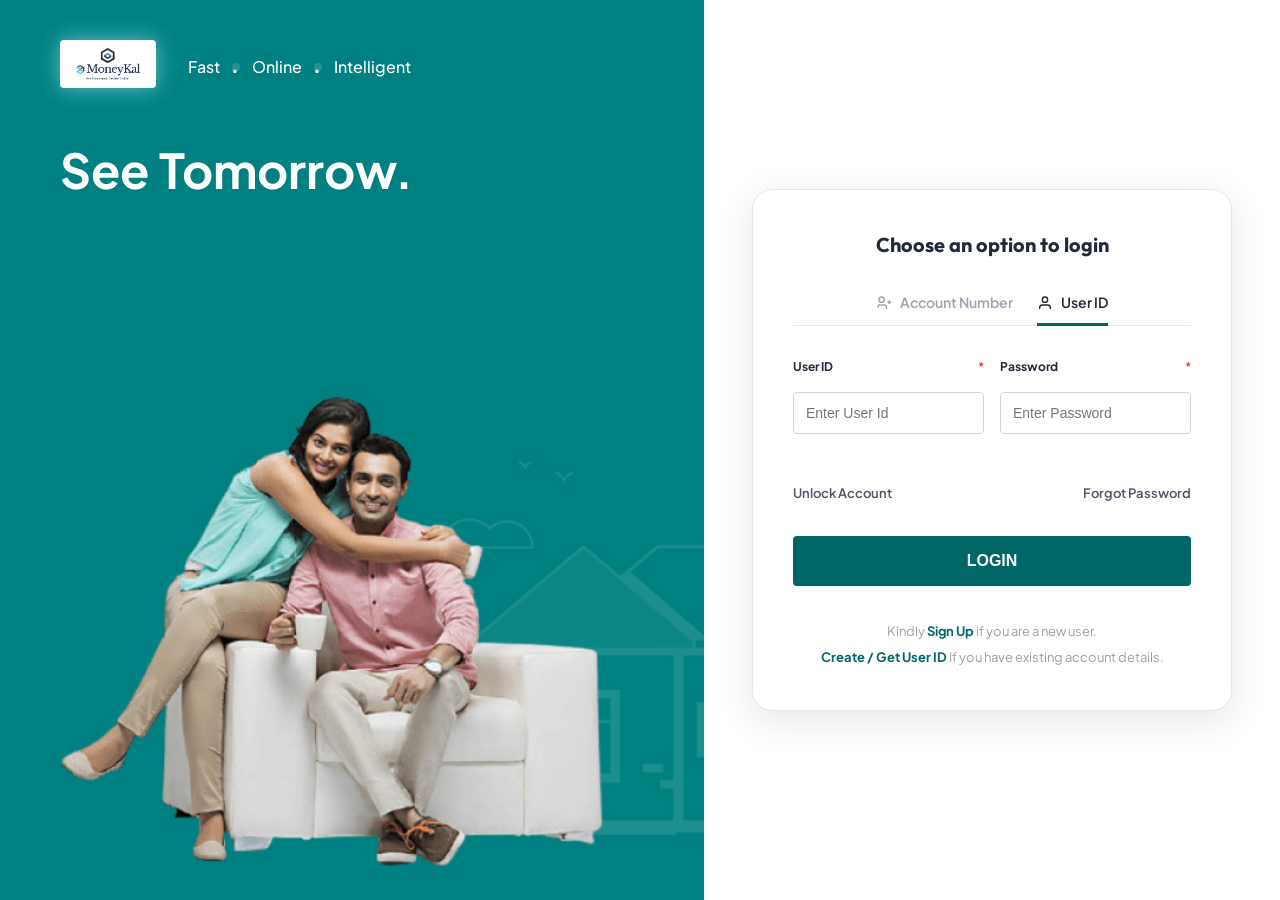
<file: twin-app/login.html>
<!DOCTYPE html>
<html lang="en">
<head>
  <meta charset="UTF-8">
  <meta name="viewport" content="width=device-width, initial-scale=1.0">
  <title>Log In - MoneyKal</title>
  <link rel="preconnect" href="https://fonts.googleapis.com">
  <link rel="preconnect" href="https://fonts.gstatic.com" crossorigin>
  <link href="https://fonts.googleapis.com/css2?family=IBM+Plex+Mono:wght@400;500&family=Plus+Jakarta+Sans:wght@400;500;600;700&family=Outfit:wght@400;500;600;700&family=Newsreader:ital,wght@0,400;0,500;1,400&family=Merriweather:wght@400;700;900&display=swap" rel="stylesheet">
  <link rel="stylesheet" href="css/styles.css">
  <link rel="stylesheet" href="css/login.css">
  <script>
    // Redirect if already logged in
    const sess = JSON.parse(localStorage.getItem('twin_session') || '{}');
    if (sess.token) {
      if (sess.profileKey) {
          window.location.href = '/dashboard.html';
      } else {
          window.location.href = '/register.html?resume=true';
      }
    }
  </script>
</head>
<body class="auth-page">

  <div class="hdfc-layout">
    
    <!-- Left Background & Branding -->
    <div class="brand-panel">
      
      <div class="brand-header">
        <a href="/" class="brand-logo-link">
          <img src="logo.png" alt="MoneyKal Logo" class="brand-logo-auth" />
        </a>
        <div class="brand-tags">
          <span>Fast</span>
          <span class="dot">&bull;</span>
          <span>Online</span>
          <span class="dot">&bull;</span>
          <span>Intelligent</span>
        </div>
      </div>

      <!-- Cinematic Text Reveal Container -->
      <div class="cinematic-text-container">
        <div class="cinematic-phrase active">
          <span class="word">See</span> <span class="word">Tomorrow.</span>
        </div>
        <div class="cinematic-phrase">
          <span class="word">Simulate</span> <span class="word">Decisions.</span>
        </div>
        <div class="cinematic-phrase">
          <span class="word">Understand</span> <span class="word">Possibilities.</span>
        </div>
        <div class="cinematic-phrase">
          <span class="word">Build</span> <span class="word">Your</span> <span class="word">Financial</span> <span class="word">Twin.</span>
        </div>
      </div>

      <img src="sticker.png" alt="MoneyKal Users" class="brand-hero-image" />
    </div>

    <!-- Right White Overlay Login Card -->
    <div class="login-panel-wrapper">
      <div class="login-card">
        
        <h2 class="login-title">Choose an option to login</h2>
        
        <!-- Tab Navigation (Visual only for now, default to User ID) -->
        <div class="login-tabs">
          <div class="tab">
            <svg viewBox="0 0 24 24" fill="none" stroke="currentColor" stroke-width="2" class="tab-icon"><path d="M16 21v-2a4 4 0 0 0-4-4H5c-1.1 0-2 .9-2 2v2"></path><circle cx="8.5" cy="7" r="4"></circle><line x1="20" y1="8" x2="20" y2="14"></line><line x1="23" y1="11" x2="17" y2="11"></line></svg>
            Account Number
          </div>
          <div class="tab active">
            <svg viewBox="0 0 24 24" fill="none" stroke="currentColor" stroke-width="2" class="tab-icon"><path d="M20 21v-2a4 4 0 0 0-4-4H8a4 4 0 0 0-4 4v2"></path><circle cx="12" cy="7" r="4"></circle></svg>
            User ID
          </div>
        </div>
        
        <div id="loginError" class="auth-error">Invalid credentials</div>
        
        <form id="loginForm">
          <div class="form-grid">
            <label class="field hdfc-field">
              <span>User ID<span class="req">*</span></span>
              <input type="text" id="authEmail" class="ob-input" placeholder="Enter User Id" required>
            </label>
            <label class="field hdfc-field">
              <span>Password<span class="req">*</span></span>
              <input type="password" id="authPassword" class="ob-input" placeholder="Enter Password" required>
            </label>
          </div>
          
          <div class="form-actions">
            <a href="#" class="action-link">Unlock Account</a>
            <a href="#" class="action-link">Forgot Password</a>
          </div>

          <button type="submit" class="btn-login-solid" id="btnLogin">LOGIN</button>
        </form>
        
        <div class="auth-footer-links">
          <p class="signup-text">Kindly <a href="/register.html" class="bold-link">Sign Up</a> if you are a new user.</p>
          <p class="get-id-text"><a href="/register.html" class="bold-link">Create / Get User ID</a> If you have existing account details.</p>
        </div>
        
      </div>
    </div>
    
  </div>

  <script src="js/auth.js"></script>
  <script src="js/login-bg.js"></script>
</body>
</html>
</file>
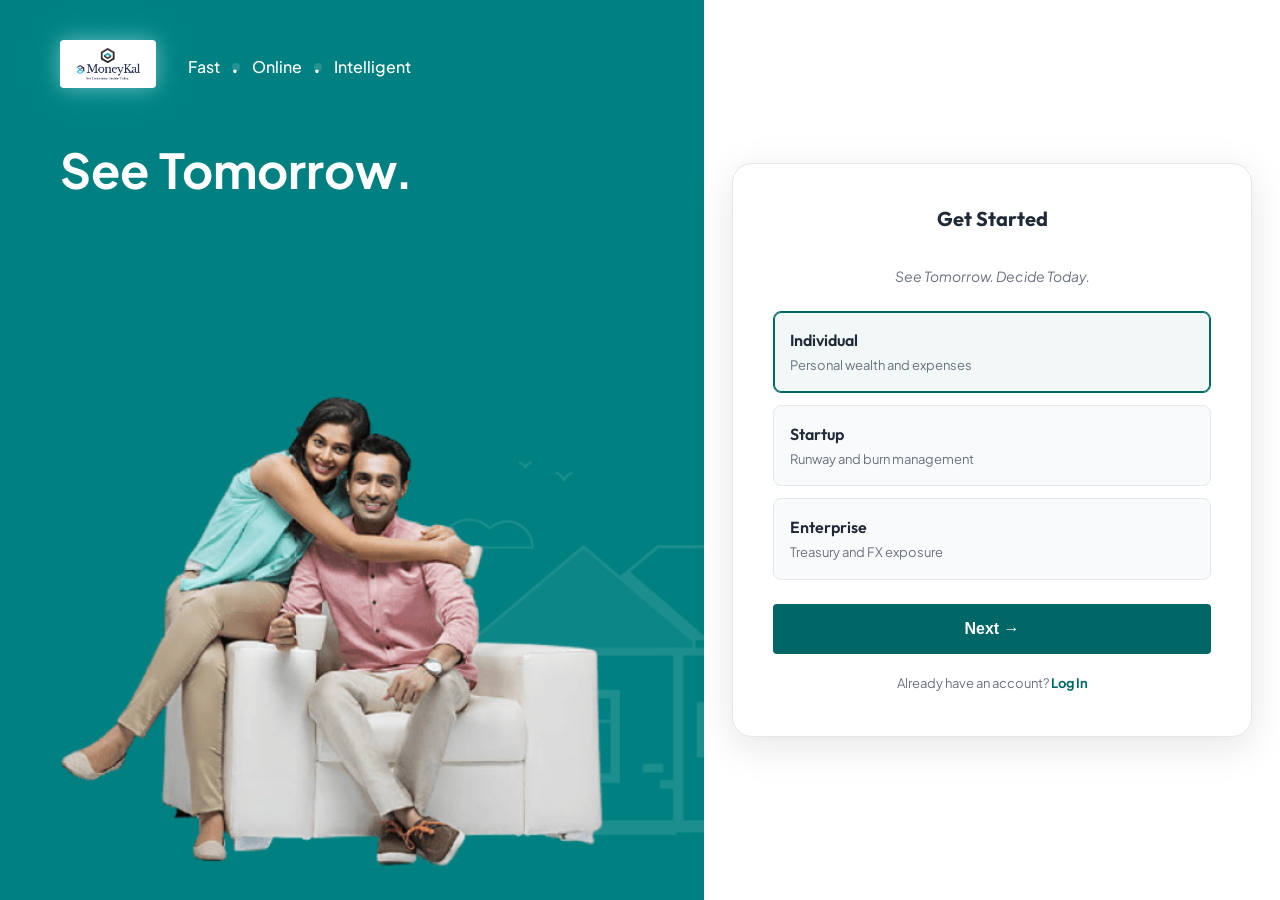
<file: twin-app/register.html>
<!DOCTYPE html>
<html lang="en">
<head>
  <meta charset="UTF-8">
  <meta name="viewport" content="width=device-width, initial-scale=1.0">
  <title>Get Started - MoneyKal</title>
  <link rel="preconnect" href="https://fonts.googleapis.com">
  <link rel="preconnect" href="https://fonts.gstatic.com" crossorigin>
  <link href="https://fonts.googleapis.com/css2?family=IBM+Plex+Mono:wght@400;500&family=Plus+Jakarta+Sans:wght@400;500;600;700&family=Outfit:wght@400;500;600;700&family=Newsreader:ital,wght@0,400;0,500;1,400&family=Merriweather:wght@400;700;900&display=swap" rel="stylesheet">
  <link rel="stylesheet" href="css/styles.css">
  <link rel="stylesheet" href="css/login.css">
  <script>
    (function() {
      const sess = JSON.parse(localStorage.getItem('twin_session') || '{}');
      const params = new URLSearchParams(window.location.search);
      if (sess.token && sess.profileKey && !params.has('resume') && !params.has('zoho')) {
          window.location.href = '/dashboard.html';
      }
    })();
  </script>
  <style>
    /* Registration specific overrides for the white card */
    .step-view { display: none; }
    .step-view.is-active { display: block; }
    
    .ob-options {
      display: grid;
      grid-template-columns: 1fr;
      gap: 12px;
      margin-bottom: 24px;
    }
    .ob-option {
      border: 1px solid #E5E7EB;
      padding: 16px;
      border-radius: 8px;
      cursor: pointer;
      transition: all 0.2s ease;
      background: #F9FAFB;
    }
    .ob-option:hover {
      border-color: #008080;
      background: #FFFFFF;
    }
    .ob-option.is-selected {
      border-color: #006666;
      background: rgba(0, 102, 102, 0.05);
      box-shadow: inset 0 0 0 1px #006666;
    }
    .ob-option h4 {
      margin: 0 0 4px 0;
      color: #1F2937;
      font-weight: 600;
    }
    .ob-option p {
      margin: 0;
      font-size: 13px;
      color: #6B7280;
    }
    .field-row {
      display: grid;
      grid-template-columns: 1fr 1fr;
      gap: 16px;
      margin-bottom: 16px;
    }
    .register-subtitle {
      text-align: center;
      color: #6B7280;
      margin-bottom: 24px;
      font-size: 14px;
      font-style: italic;
    }
    /* Simple button outline */
    .btn-outline {
      background: transparent;
      color: #4B5563;
      border: 1px solid #D1D5DB;
      border-radius: 4px;
      padding: 12px 16px;
      font-size: 14px;
      font-weight: 600;
      width: 100%;
      cursor: pointer;
      transition: all 0.2s;
    }
    .btn-outline:hover {
      background: #F3F4F6;
    }
    
    /* Make login card a bit wider for register forms */
    .register-card {
      max-width: 520px;
    }
  </style>
</head>
<body class="auth-page">

  <div class="hdfc-layout">
    
    <!-- Left Background & Branding -->
    <div class="brand-panel">
      
      <div class="brand-header">
        <a href="/" class="brand-logo-link">
          <img src="logo.png" alt="MoneyKal Logo" class="brand-logo-auth" />
        </a>
        <div class="brand-tags">
          <span>Fast</span>
          <span class="dot">&bull;</span>
          <span>Online</span>
          <span class="dot">&bull;</span>
          <span>Intelligent</span>
        </div>
      </div>

      <!-- Cinematic Text Reveal Container -->
      <div class="cinematic-text-container">
        <div class="cinematic-phrase active">
          <span class="word">See</span> <span class="word">Tomorrow.</span>
        </div>
        <div class="cinematic-phrase">
          <span class="word">Simulate</span> <span class="word">Decisions.</span>
        </div>
        <div class="cinematic-phrase">
          <span class="word">Understand</span> <span class="word">Possibilities.</span>
        </div>
        <div class="cinematic-phrase">
          <span class="word">Build</span> <span class="word">Your</span> <span class="word">Financial</span> <span class="word">Twin.</span>
        </div>
      </div>

      <img src="sticker.png" alt="MoneyKal Users" class="brand-hero-image" />
    </div>

    <!-- Right White Overlay Registration Card -->
    <div class="login-panel-wrapper">
      <div class="login-card register-card">
        
        <h2 class="login-title">Get Started</h2>
        <div class="register-subtitle" id="stepSubtitle">See Tomorrow. Decide Today.</div>
        
        <div id="regError" class="auth-error">An error occurred</div>

        <!-- STEP 1: ACCOUNT TYPE -->
        <div class="step-view is-active" id="step1">
          <div class="ob-options" id="typeOptions">
            <div class="ob-option is-selected" data-type="individual">
              <div>
                <h4>Individual</h4>
                <p>Personal wealth and expenses</p>
              </div>
            </div>
            <div class="ob-option" data-type="startup">
              <div>
                <h4>Startup</h4>
                <p>Runway and burn management</p>
              </div>
            </div>
            <div class="ob-option" data-type="enterprise">
              <div>
                <h4>Enterprise</h4>
                <p>Treasury and FX exposure</p>
              </div>
            </div>
          </div>
          <button class="btn-login-solid" id="btnNext1" style="margin-bottom:16px;">Next &rarr;</button>
          <div class="auth-footer-links">
            Already have an account? <a href="/login.html" class="bold-link">Log In</a>
          </div>
        </div>

        <!-- STEP 2: ACCOUNT DETAILS -->
        <div class="step-view" id="step2">
          <form id="accountForm">
            <div class="hdfc-field" style="margin-bottom: 16px;">
              <span>Full Name<span class="req">*</span></span>
              <input type="text" id="regName" class="ob-input" placeholder="Enter Full Name" required>
            </div>
            <div class="hdfc-field" style="margin-bottom: 16px;">
              <span>Email Address<span class="req">*</span></span>
              <input type="email" id="regEmail" class="ob-input" placeholder="Enter Email" required>
            </div>
            <div class="hdfc-field" style="margin-bottom: 24px;">
              <span>Password<span class="req">*</span></span>
              <input type="password" id="regPassword" class="ob-input" placeholder="Create Password" required>
            </div>
            <button type="submit" class="btn-login-solid" id="btnCreateAccount" style="margin-bottom: 12px;">Create Account & Continue</button>
            <button type="button" class="btn-outline" onclick="setStep(1)">Back</button>
          </form>
        </div>

        <!-- STEP 3: INDIVIDUAL PROFILE -->
        <div class="step-view" id="step3-individual">
          <h3 style="margin-bottom:16px; font-size: 16px; color: #1F2937;">Personal Financial Details</h3>
          <form id="individualForm">
            <div class="field-row">
              <label class="hdfc-field"><span>Monthly Salary (₹)<span class="req">*</span></span><input type="number" id="indIncome" class="ob-input" required min="0"></label>
              <label class="hdfc-field"><span>Total Savings (₹)<span class="req">*</span></span><input type="number" id="indSavings" class="ob-input" required min="0"></label>
            </div>
            <div class="field-row">
              <label class="hdfc-field"><span>Monthly Expenses (₹)<span class="req">*</span></span><input type="number" id="indExpenses" class="ob-input" required min="0"></label>
              <label class="hdfc-field"><span>Outstanding Loans (₹)<span class="req">*</span></span><input type="number" id="indLoans" class="ob-input" required min="0"></label>
            </div>
            <button type="submit" class="btn-login-solid" id="btnIndSubmit" style="margin-top:16px; margin-bottom: 0;">Initialize Twin</button>
          </form>
        </div>

        <!-- STEP 3: STARTUP PROFILE (New Flow) -->
        <div class="step-view" id="step3-startup">
          <h3 style="margin-bottom:16px; font-size: 16px; color: #1F2937;">Startup Profile</h3>
          <form id="startupProfileForm">
            <div class="field-row">
              <label class="hdfc-field"><span>Startup Name<span class="req">*</span></span><input type="text" id="suCompanyName" class="ob-input" required></label>
              <label class="hdfc-field"><span>Industry<span class="req">*</span></span>
                <select id="suIndustry" class="ob-input" required>
                  <option value="">Select Industry</option>
                  <option value="SaaS">SaaS / Software</option>
                  <option value="Fintech">Fintech</option>
                  <option value="Healthtech">Healthtech</option>
                  <option value="E-commerce">E-commerce</option>
                  <option value="Deeptech">Deeptech</option>
                  <option value="Other">Other</option>
                </select>
              </label>
            </div>
            <div class="field-row">
              <label class="hdfc-field"><span>Business Model<span class="req">*</span></span>
                <select id="suBusinessModel" class="ob-input" required>
                  <option value="">Select Model</option>
                  <option value="B2B">B2B</option>
                  <option value="B2C">B2C</option>
                  <option value="B2B2C">B2B2C</option>
                  <option value="Marketplace">Marketplace</option>
                </select>
              </label>
              <label class="hdfc-field"><span>Startup Stage<span class="req">*</span></span>
                <select id="suStage" class="ob-input" required>
                  <option value="">Select Stage</option>
                  <option value="Pre-Seed">Pre-Seed</option>
                  <option value="Seed">Seed</option>
                  <option value="Series A">Series A</option>
                  <option value="Series B+">Series B+</option>
                  <option value="Bootstrapped">Bootstrapped</option>
                </select>
              </label>
            </div>
            <label class="hdfc-field" style="margin-bottom: 24px;"><span>Team Size (Headcount)<span class="req">*</span></span><input type="number" id="suHeadcount" class="ob-input" min="1" required></label>
            <button type="submit" class="btn-login-solid" style="margin-bottom: 0;">Next: Financial Data &rarr;</button>
          </form>
        </div>

        <!-- STEP 4: FINANCIAL SETUP CHOICE (Startup only) -->
        <div class="step-view" id="step4-startup">
          <h3 style="margin-bottom:16px; font-size: 16px; color: #1F2937;">How do you manage your finances?</h3>
          <div class="ob-options" id="finSetupOptions">
            <div class="ob-option" data-fin-type="zoho">
              <div>
                <h4>Zoho Books</h4>
                <p>Connect securely to import data</p>
              </div>
            </div>
            <div class="ob-option is-selected" data-fin-type="manual">
              <div>
                <h4>Manual Entry</h4>
                <p>I will enter the key numbers myself</p>
              </div>
            </div>
            <div class="ob-option" data-fin-type="other" style="opacity:0.5; pointer-events:none;">
              <div>
                <h4>Other (Quickbooks, Xero, etc.)</h4>
                <p>Coming soon...</p>
              </div>
            </div>
          </div>
          <button class="btn-login-solid" id="btnNext4Startup" style="margin-top:24px; width: 100%;">Continue &rarr;</button>
        </div>

        <!-- STEP 5: MANUAL FINANCIAL ENTRY (Startup only) -->
        <div class="step-view" id="step5-startup">
          <h3 style="margin-bottom:16px; font-size: 16px; color: #1F2937;" id="step5Title">Enter Financial Details</h3>
          <p id="zohoMsg" style="display:none; color:#008080; font-size:13px; margin-bottom:16px;">✅ Zoho Books connected. We imported what we could. Please fill in the rest.</p>
          <form id="startupFinForm">
            <div class="field-row">
              <label class="hdfc-field"><span>Current Cash in Bank (₹)<span class="req">*</span></span><input type="number" id="suCurrentCash" class="ob-input" min="0" required></label>
              <label class="hdfc-field"><span>Monthly Revenue (₹)<span class="req">*</span></span><input type="number" id="suMonthlyRevenue" class="ob-input" min="0" required></label>
            </div>
            <div class="field-row">
              <label class="hdfc-field"><span>Monthly Expenses/Burn (₹)<span class="req">*</span></span><input type="number" id="suMonthlyBurn" class="ob-input" min="0" required></label>
              <label class="hdfc-field"><span>Total Funding Raised (₹)<span class="req">*</span></span><input type="number" id="suTotalFunding" class="ob-input" min="0" required></label>
            </div>
            <label class="hdfc-field" style="margin-bottom: 16px;"><span>Debt / Liabilities (₹)<span class="req">*</span></span><input type="number" id="suDebt" class="ob-input" min="0" value="0" required></label>
            
            <div style="background: rgba(0,0,0,0.05); padding: 12px; border-radius: 8px; margin-top: 16px; font-size: 13px;">
              <strong>Auto-calculated metrics:</strong><br>
              Runway: <span id="calcRunway">--</span> months <br>
              Net Cash Flow: <span id="calcCashFlow">--</span> /mo
            </div>

            <button type="submit" class="btn-login-solid" id="btnSuSubmit" style="margin-top:24px;">Create Financial Twin</button>
          </form>
        </div>

        <!-- STEP 3: ENTERPRISE PROFILE -->
        <div class="step-view" id="step3-enterprise">
          <h3 style="margin-bottom:16px; font-size: 16px; color: #1F2937;">Enterprise Financial Details</h3>
          <form id="enterpriseForm">
            <div class="field-row">
              <label class="hdfc-field"><span>Organization Name<span class="req">*</span></span><input type="text" id="entOrgName" class="ob-input" required></label>
              <label class="hdfc-field"><span>Treasury Balance (₹ Cr)<span class="req">*</span></span><input type="number" id="entTreasury" class="ob-input" min="0" required></label>
            </div>
            <div class="field-row">
              <label class="hdfc-field"><span>Qtr Cash Flow (₹ Cr)<span class="req">*</span></span><input type="number" id="entCashFlow" class="ob-input" required></label>
              <label class="hdfc-field"><span>FX Exposure (%)<span class="req">*</span></span><input type="number" id="entFx" class="ob-input" min="0" max="100" required></label>
            </div>
            <button type="submit" class="btn-login-solid" id="btnEntSubmit" style="margin-top:16px; margin-bottom: 0;">Initialize Twin</button>
          </form>
        </div>

      </div>
    </div>
  </div>

  <script src="js/auth.js"></script>
  <script src="js/login-bg.js"></script>
</body>
</html>
</file>
<file: twin-app/css/styles.css>
/* ==========================================================================
   TWIN — application shell styles
   ========================================================================== */
:root {
  /* Core Foundation */
  --bg:            #050505;
  --surface:       #111111;
  --surface-2:     #1A1A1A;
  --surface-3:     #252525;
  
  /* Text */
  --ink:           #FFFFFF;
  --ink-muted:     #A0A0A0;
  --ink-faint:     #606060;
  
  /* Primary & Accents (Deloitte Green & Cyan) */
  --primary:       #00A368;
  --primary-text:  #FFFFFF;
  --primary-dark:  #007B4F;
  --primary-tint:  rgba(0, 163, 104, 0.15);
  --accent:        #00E5FF;
  --accent-tint:   rgba(0, 229, 255, 0.15);
  
  /* Status */
  --warn:          #FF4B4B;
  --warn-tint:     rgba(255, 75, 75, 0.15);
  --status-good:     #00A368;
  --status-warning:  #FFB020;
  --status-serious:  #FF7A00;
  --status-critical: #FF4B4B;
  --status-neutral:  #606060;
  
  /* Component tokens */
  --nav-hover-text:  #FFFFFF;
  
  /* Borders & Lines */
  --line:          rgba(255, 255, 255, 0.08);
  --line-strong:   rgba(255, 255, 255, 0.15);

  /* Typography */
  --font-display:  'Outfit', -apple-system, sans-serif;
  --font-body:     'Inter', -apple-system, sans-serif;
  --font-mono:     'IBM Plex Mono', monospace;
  --radius: 8px;

  /* Data-viz tokens (optimized for dark mode) */
  --chart-blue:    #3B82F6;
  --chart-orange:  #F97316;
  --chart-aqua:    #14B8A6;
  --chart-yellow:  #EAB308;
  --chart-magenta: #D946EF;
  --chart-green:   #22C55E;
  --chart-violet:  #8B5CF6;
  --chart-red:     #EF4444;

  --chart-grid:  rgba(255, 255, 255, 0.05);
  --chart-axis:  #606060;
  --chart-muted: #A0A0A0;
}

[data-theme="light"] {
  /* Core Foundation */
  --bg:            #F9FAFB;
  --surface:       #FFFFFF;
  --surface-2:     #F3F4F6;
  --surface-3:     #E5E7EB;
  
  /* Text */
  --ink:           #1F2937;
  --ink-muted:     #4B5563;
  --ink-faint:     #9CA3AF;
  
  /* Borders & Lines */
  --line:          rgba(0, 0, 0, 0.08);
  --line-strong:   rgba(0, 0, 0, 0.15);

  --chart-grid:    rgba(0, 0, 0, 0.05);
  --chart-axis:    #9CA3AF;
  --chart-muted:   #6B7280;
  
  /* Primary & Accents for Light Mode */
  --primary:       #009999; /* Darker cyan/teal for text contrast */
  --primary-text:  #FFFFFF;
  --primary-dark:  #006666;
  --primary-tint:  rgba(0, 153, 153, 0.15);
  --accent:        #009999;
  
  --nav-hover-text:  #006666;
}

/* Base Transition for Theme Change */
body {
  transition: background-color 0.4s ease, color 0.4s ease;
}

*,*::before,*::after{ box-sizing:border-box; }
@media (prefers-reduced-motion: reduce){
  *,*::before,*::after{ animation-duration:0.001ms !important; transition-duration:0.001ms !important; }
}

body {
  background-color: var(--bg);
  color: var(--ink);
  margin: 0;
  padding: 0;
  font-family: var(--font-body);
  font-size: 14px;
  line-height: 1.5;
  -webkit-font-smoothing: antialiased;
  -moz-osx-font-smoothing: grayscale;
}

input, textarea, select {
  color: var(--ink);
  font-family: var(--font-body);
}

h1,h2,h3,h4{ font-family:var(--font-display); font-weight:500; margin:0; color:var(--ink); }
p{ margin:0; color:var(--ink-muted); }
button, select, input{ font-family:var(--font-body); }
a{ color:var(--primary); }

/* ============ Shell layout ============ */
.shell{ display:flex; min-height:100vh; }

.sidebar{
  width:232px;
  flex-shrink:0;
  background:var(--surface-2);
  color:var(--ink-muted);
  display:flex;
  flex-direction:column;
  padding:24px 16px;
  position:sticky;
  top:0;
  height:100vh;
}
.sidebar__brand{
  display:flex;
  align-items:center;
  gap:8px;
  font-family:var(--font-mono);
  font-size:16px;
  letter-spacing:0.06em;
  color:var(--ink);
  padding:4px 12px 28px;
}
.brand__mark{ color:var(--accent); }

.sidebar__nav{ display:flex; flex-direction:column; gap:2px; flex:1; }
.navitem{
  display:flex;
  align-items:center;
  gap:11px;
  background:none;
  border:none;
  color:var(--ink-muted);
  font-size:14px;
  font-weight:500;
  padding:11px 12px;
  border-radius:6px;
  cursor:pointer;
  text-align:left;
  transition:background 0.15s ease, color 0.15s ease;
}
.navitem svg{ width:18px; height:18px; flex-shrink:0; }
.navitem:hover{ background:var(--primary-tint); color:var(--nav-hover-text); }
.navitem.is-active{ background:var(--accent-tint); color:var(--accent); }
.navitem.is-active svg{ color:var(--accent); }

.sidebar__foot{ padding:12px; border-top:1px solid var(--line); margin-top:12px; }
.sidebar__foot p{ font-size:11.5px; color:var(--ink-faint); margin:0 0 2px; }
.sidebar__author{ color:var(--ink-muted) !important; font-weight:500; }

.main{ flex:1; min-width:0; padding:32px 40px 64px; }

/* ============ Topbar ============ */
.topbar{
  display:flex;
  justify-content:space-between;
  align-items:flex-end;
  flex-wrap:wrap;
  gap:16px;
  margin-bottom:32px;
}
.topbar__title h1{ font-size:28px; }
.topbar__title p{ font-size:13.5px; margin-top:4px; }
.topbar__right{ display:flex; flex-direction:column; align-items:flex-end; gap:8px; }

.profileSwitch{
  display:flex;
  background:var(--surface-2);
  border:1px solid var(--line);
  border-radius:7px;
  padding:3px;
}
.profileSwitch button{
  background:none;
  border:none;
  padding:7px 14px;
  font-size:13px;
  font-weight:500;
  color:var(--ink-muted);
  border-radius:5px;
  cursor:pointer;
}
.profileSwitch button.is-active{ background:var(--surface-3); color:var(--primary); box-shadow:0 1px 2px rgba(0,0,0,0.2); }

.demoTag{
  font-family:var(--font-mono);
  font-size:11px;
  color:var(--accent);
  background:var(--accent-tint);
  padding:4px 10px;
  border-radius:20px;
}

/* ============ Views ============ */
.view{ display:none; animation:fadeIn 0.2s ease; }
.view.is-active{ display:block; }
@keyframes fadeIn{ from{ opacity:0; transform:translateY(4px);} to{ opacity:1; transform:none; } }

.eyebrow{
  font-family:var(--font-mono);
  font-size:12px;
  letter-spacing:0.1em;
  text-transform:uppercase;
  color:var(--primary);
  margin:0 0 10px;
}

/* ============ Persona strip ============ */
.persona-strip{
  display:flex;
  justify-content:space-between;
  align-items:center;
  flex-wrap:wrap;
  gap:8px;
  background:var(--primary-tint);
  border:1px solid #D3E4DC;
  border-radius:7px;
  padding:12px 18px;
  margin-bottom:24px;
  font-size:13.5px;
}
#personaLabel{ font-weight:500; color:var(--primary-dark); }
.persona-strip__goal{ color:var(--ink-muted); font-family:var(--font-mono); font-size:12.5px; }

/* ============ Stat grid ============ */
.stat-grid{
  display:grid;
  grid-template-columns:repeat(4,1fr);
  gap:16px;
  margin-bottom:24px;
}
.stat-card{
  background:var(--surface);
  border:1px solid var(--line);
  border-radius:var(--radius);
  padding:18px 20px 14px;
}
.stat-card__label{
  display:block;
  font-size:12.5px;
  color:var(--ink-faint);
  margin-bottom:8px;
}
.stat-card__value{
  display:block;
  font-family:var(--font-mono);
  font-size:22px;
  font-weight:500;
  color:var(--ink);
  margin-bottom:6px;
}
.stat-card__chart{ margin-top:4px; }

/* ============ Two-column grid ============ */
.grid-2col{ display:grid; grid-template-columns:1.2fr 1fr; gap:16px; }

.panel{
  background:var(--surface);
  border:1px solid var(--line);
  border-radius:var(--radius);
  padding:20px 22px;
}
.panel__head{
  display:flex;
  align-items:center;
  justify-content:space-between;
  margin-bottom:14px;
}
.panel__head h3{ font-size:16px; }
.dot{ width:8px; height:8px; border-radius:50%; background:var(--line-strong); }
.dot--live{ background:var(--accent); box-shadow:0 0 0 3px var(--accent-tint); }

/* Decision list */
.decision-list{ list-style:none; margin:0; padding:0; display:flex; flex-direction:column; gap:2px; }
.decision-list li{
  display:flex;
  justify-content:space-between;
  align-items:center;
  gap:12px;
  padding:11px 0;
  border-bottom:1px solid var(--line);
}
.decision-list li:last-child{ border-bottom:none; padding-bottom:0; }
.decision-list__title{ font-size:14px; color:var(--ink); margin:0; font-weight:500; }
.decision-list__date{ font-size:12px; color:var(--ink-faint); margin:2px 0 0; }
.sim-history__pct{ color:var(--ink-faint); font-weight:400; }

.tag{
  font-size:11.5px;
  font-family:var(--font-mono);
  padding:4px 9px;
  border-radius:20px;
  white-space:nowrap;
  flex-shrink:0;
}
.tag--good{ background:var(--primary-tint); color:var(--primary-dark); }
.tag--warn{ background:var(--warn-tint); color:var(--warn); }

/* Alert list */
.alert-list{ list-style:none; margin:0; padding:0; display:flex; flex-direction:column; gap:14px; }
.alert{ display:flex; gap:10px; align-items:flex-start; }
.alert p{ font-size:13.5px; color:var(--ink); margin:0; }
.alert__dot{ width:7px; height:7px; border-radius:50%; margin-top:5px; flex-shrink:0; }
.alert--warn .alert__dot{ background:var(--warn); }
.alert--info .alert__dot{ background:var(--primary); }

/* ============ Simulate ============ */
.sim-layout{ display:grid; grid-template-columns:340px 1fr; gap:16px; align-items:start; }
.sim-form{ position:sticky; top:32px; }

.field{ display:block; margin-bottom:18px; }
.field > span{ display:flex; justify-content:space-between; font-size:12.5px; color:var(--ink-faint); margin-bottom:7px; }
.field > span b{ color:var(--primary); font-family:var(--font-mono); font-weight:500; }
select#decisionSelect{
  width:100%;
  padding:10px 12px;
  border:1px solid var(--line-strong);
  border-radius:6px;
  font-size:14px;
  color:var(--ink);
  background:var(--surface-2);
}
input[type="range"]{
  width:100%;
  accent-color:var(--primary);
}
.field__scale{ display:flex; justify-content:space-between; font-size:11px; color:var(--ink-faint); margin-top:4px; }

.btn{
  display:inline-flex;
  align-items:center;
  justify-content:center;
  gap:8px;
  padding:11px 20px;
  border-radius:6px;
  font-weight:500;
  font-size:14px;
  border:1px solid transparent;
  cursor:pointer;
}
.btn--primary{ background:var(--primary); color:var(--primary-text); }
.btn--primary:hover{ background:var(--primary-dark); }
.btn--primary:disabled{ opacity:0.55; cursor:progress; }
.btn--block{ width:100%; }

.pipeline{ margin-top:22px; display:flex; flex-direction:column; gap:0; }
.pipe-step{
  display:flex;
  align-items:center;
  gap:10px;
  padding:8px 0;
  font-size:13px;
  color:var(--ink-faint);
  border-bottom:1px solid var(--line);
}
.pipe-step:last-child{ border-bottom:none; }
.pipe-step__dot{
  width:8px; height:8px; border-radius:50%;
  background:var(--line-strong);
  flex-shrink:0;
}
.pipe-step.is-running .pipe-step__dot{ background:var(--accent); animation:pulse 0.9s ease infinite; }
.pipe-step.is-done .pipe-step__dot{ background:var(--primary); }
.pipe-step.is-done{ color:var(--ink); }
.pipe-step__name{ flex:1; font-weight:500; }
.pipe-step__state{ font-family:var(--font-mono); font-size:11px; color:var(--ink-faint); }
@keyframes pulse{ 0%,100%{ opacity:1;} 50%{ opacity:0.35;} }

.sim-results{ min-height:200px; }
.empty-state{
  border:1px dashed var(--line-strong);
  border-radius:var(--radius);
  padding:48px 24px;
  text-align:center;
  color:var(--ink-faint);
  font-size:14px;
}

.outcome-grid{ display:grid; grid-template-columns:repeat(3,1fr); gap:14px; margin-top:4px; }
.outcome-card{
  background:var(--surface);
  border:1px solid var(--line);
  border-radius:var(--radius);
  padding:18px;
  position:relative;
}
.outcome-card.is-best{ border-color:var(--accent); background:var(--accent-tint); }
.outcome-card__badge{
  position:absolute;
  top:-9px; right:14px;
  background:var(--accent);
  color:#fff;
  font-family:var(--font-mono);
  font-size:10px;
  letter-spacing:0.06em;
  text-transform:uppercase;
  padding:3px 9px;
  border-radius:20px;
}
.outcome-card h4{ font-size:14.5px; margin-bottom:12px; }
.outcome-card__row{
  display:flex;
  justify-content:space-between;
  font-size:13px;
  padding:6px 0;
  border-top:1px solid rgba(0,0,0,0.06);
}
.outcome-card__row:first-of-type{ border-top:none; }
.outcome-card__row span{ color:var(--ink-muted); }
.outcome-card__row b{ font-family:var(--font-mono); font-weight:500; color:var(--ink); }

.explanation{
  margin-top:18px;
  background:var(--surface-2);
  border-radius:var(--radius);
  padding:16px 18px;
}
.explanation__label{
  display:block;
  font-family:var(--font-mono);
  font-size:11px;
  text-transform:uppercase;
  letter-spacing:0.06em;
  color:var(--primary);
  margin-bottom:6px;
}
.explanation p{ font-size:14px; color:var(--ink); }

.empty-row{ list-style:none; color:var(--ink-faint); font-size:13.5px; padding:8px 0; }
ul.sim-history{ list-style:none; margin:0; padding:0; }

/* ============ Simulate — scenario mode ============ */
.sim-scenario-input{ resize:vertical; min-height:88px; }
.sim-chip-row{ display:flex; gap:8px; flex-wrap:wrap; margin:-6px 0 18px; }

.sim-scenario-text{ font-family:var(--font-display); font-style:italic; font-size:17px; color:var(--ink); margin-bottom:20px; }

.sim-section{ margin-top:22px; }
.sim-section__title{ font-size:12px; text-transform:uppercase; letter-spacing:0.06em; color:var(--ink-faint); margin-bottom:10px; font-family:var(--font-mono); }
.sim-empty{ font-size:13.5px; color:var(--ink-faint); }

.impact-grid{ display:grid; grid-template-columns:repeat(auto-fill, minmax(190px,1fr)); gap:12px; }
.impact-tile{ background:var(--surface-2); border-radius:var(--radius); padding:12px 14px; display:flex; flex-direction:column; gap:4px; }
.impact-tile__label{ font-size:11.5px; color:var(--ink-faint); }
.impact-tile__value{ font-family:var(--font-mono); font-size:14.5px; font-weight:500; color:var(--ink); }

.sim-timeline{ display:flex; flex-direction:column; }
.timeline-step{ padding:10px 0 10px 20px; border-left:2px solid var(--line); margin-left:5px; position:relative; }
.timeline-step:last-child{ border-left-color:transparent; padding-bottom:0; }
.timeline-step__dot{ position:absolute; left:-6px; top:14px; width:11px; height:11px; border-radius:50%; background:var(--primary); border:2px solid var(--surface); }
.timeline-step__label{ font-family:var(--font-mono); font-size:12.5px; color:var(--primary-dark); font-weight:500; margin-bottom:6px; }
.timeline-step__body{ display:flex; flex-wrap:wrap; gap:5px 18px; }
.timeline-step__row{ display:flex; gap:5px; font-size:13px; }
.timeline-step__row span{ color:var(--ink-muted); }
.timeline-step__row b{ font-family:var(--font-mono); font-weight:500; color:var(--ink); }

.sim-trace{ margin-top:20px; background:var(--surface-2); border-radius:var(--radius); padding:12px 16px; font-size:12.5px; color:var(--ink-muted); }
.sim-trace summary{ cursor:pointer; font-weight:500; color:var(--primary); }
.sim-trace ul{ margin:10px 0 0; padding-left:18px; }
.sim-trace li{ margin-bottom:6px; }

.bubble-action{
  align-self:flex-end;
  background:none;
  border:none;
  color:var(--primary);
  font-size:11.5px;
  font-family:var(--font-body);
  cursor:pointer;
  padding:0 2px;
  margin-top:-6px;
  text-decoration:underline;
}
.bubble-action:hover{ color:var(--primary-dark); }

/* ============ Agents ============ */
.agent-grid{ display:grid; grid-template-columns:repeat(3,1fr); gap:16px; }
.agent-card{
  background:var(--surface);
  border:1px solid var(--line);
  border-radius:var(--radius);
  padding:20px;
}
.agent-card__head{ display:flex; justify-content:space-between; align-items:center; margin-bottom:10px; }
.agent-card__name{ font-family:var(--font-display); font-style:italic; font-size:18px; color:var(--primary); }
.agent-card p{ font-size:13.5px; }
.status{
  font-family:var(--font-mono);
  font-size:10.5px;
  text-transform:uppercase;
  letter-spacing:0.05em;
  padding:3px 9px;
  border-radius:20px;
  background:var(--surface-2);
  color:var(--ink-faint);
}
.status--running{ background:var(--accent-tint); color:var(--accent); }
.status--done{ background:var(--primary-tint); color:var(--primary-dark); }

.chat-menu-btn:hover { background: var(--surface-2) !important; }

/* ============ Chat ============ */
.chat-panel{
  max-width:720px;
  display:flex;
  flex-direction:column;
  height:calc(100vh - 200px);
  min-height:420px;
  background:var(--surface);
  border:1px solid var(--line);
  border-radius:var(--radius);
  overflow:hidden;
}
.chat-log{
  flex:1;
  overflow-y:auto;
  padding:22px;
  display:flex;
  flex-direction:column;
  gap:12px;
}
.bubble{
  max-width:78%;
  padding:11px 15px;
  border-radius:12px;
  font-size:14px;
  line-height:1.5;
  animation:fadeIn 0.15s ease;
}
.bubble--twin{ background:var(--surface-2); color:var(--ink); align-self:flex-start; border-bottom-left-radius:3px; }
.bubble--user{ background: linear-gradient(135deg, rgba(255,255,255,0.1), rgba(255,255,255,0.05)); border: 1px solid var(--line); color: var(--ink); align-self:flex-end; border-bottom-right-radius:3px; backdrop-filter: blur(8px); }
.bubble--thinking{ color:var(--ink-faint); font-style:italic; }

.chat-suggestions{ display:flex; gap:8px; padding:0 22px 12px; flex-wrap:wrap; }
.chip{
  background:var(--surface-2);
  border:1px solid var(--line);
  border-radius:20px;
  padding:7px 13px;
  font-size:12.5px;
  color:var(--ink-muted);
  cursor:pointer;
}
.chip:hover{ border-color:var(--primary); color:var(--primary); }

.chat-input{
  display:flex;
  gap:10px;
  padding:16px 22px;
  border-top:1px solid var(--line);
}
.chat-input input{
  flex:1;
  border:1px solid var(--line-strong);
  border-radius:6px;
  padding:10px 14px;
  font-size:14px;
  background:var(--surface-2);
  color:var(--ink);
}
.chat-note{ font-size:11.5px; color:var(--ink-faint); padding:0 22px 16px; }

/* ============ About ============ */
.about-panel{ max-width:720px; }
.about-panel h2{ font-size:26px; margin-bottom:14px; }
.about-panel > p{ font-size:15px; margin-bottom:24px; }
.about-grid{ display:grid; grid-template-columns:1fr 1fr; gap:20px; margin-bottom:28px; }
.about-grid h4{ font-size:14px; color:var(--primary); margin-bottom:6px; }
.about-grid p{ font-size:13.5px; }
.about-credit{ font-size:12.5px; color:var(--ink-faint); border-top:1px solid var(--line); padding-top:16px; }

/* ============ Responsive ============ */
@media (max-width: 1080px){
  .stat-grid{ grid-template-columns:repeat(2,1fr); }
  .grid-2col{ grid-template-columns:1fr; }
  .sim-layout{ grid-template-columns:1fr; }
  .sim-form{ position:static; }
  .agent-grid{ grid-template-columns:repeat(2,1fr); }
  .outcome-grid{ grid-template-columns:1fr; }
  .about-grid{ grid-template-columns:1fr; }
}
@media (max-width: 720px){
  .shell{ flex-direction:column; }
  .sidebar{ width:100%; height:auto; position:relative; flex-direction:row; align-items:center; padding:14px 16px; overflow-x:auto; }
  .sidebar__brand{ padding:0 12px 0 0; }
  .sidebar__nav{ flex-direction:row; }
  .navitem span{ display:none; }
  .navitem{ padding:9px; }
  .sidebar__foot{ display:none; }
  .main{ padding:20px; }
  .stat-grid{ grid-template-columns:1fr; }
  .agent-grid{ grid-template-columns:1fr; }
  .topbar__right{ align-items:flex-start; }
}

/* ============ Onboarding ============ */
.shell.is-onboarding .sidebar { display: none; }
.shell.is-onboarding .topbar { display: none; }
.shell.is-onboarding .main { display: flex; align-items: center; justify-content: center; min-height: 100vh; padding: 20px; }
.onboarding-card { background: var(--surface); border: 1px solid var(--line); border-radius: var(--radius); padding: 40px; width: 100%; max-width: 480px; box-shadow: 0 10px 30px rgba(0,0,0,0.03); text-align: center; }
.onboarding-card h2 { font-size: 24px; margin-bottom: 12px; }
.onboarding-card p { margin-bottom: 24px; }
.ob-input { width: 100%; padding: 12px; border: 1px solid var(--line-strong); border-radius: 6px; margin-bottom: 16px; font-size: 14px; background:var(--bg); color:var(--ink); }
.ob-options { display: flex; flex-direction: column; gap: 12px; margin-bottom: 24px; }
.ob-option { display: flex; align-items: center; justify-content: space-between; padding: 16px; border: 1px solid var(--line); border-radius: 8px; cursor: pointer; transition: all 0.2s; background: var(--surface); text-align: left; }
.ob-option:hover { border-color: var(--primary); }
.ob-option.is-selected { border-color: var(--primary); background: var(--primary-tint); }
.ob-option h4 { font-size: 16px; margin-bottom: 4px; }
.ob-option p { font-size: 13px; margin: 0; }
.file-upload-box { border: 2px dashed var(--line-strong); border-radius: 8px; padding: 40px 20px; margin-bottom: 24px; cursor: pointer; }
.file-upload-box:hover { border-color: var(--primary); }

/* ============ Startup onboarding wizard ============ */
.wizard__steps{
  display:flex;
  flex-wrap:wrap;
  gap:6px 14px;
  justify-content:center;
  margin-bottom:22px;
  padding-bottom:16px;
  border-bottom:1px solid var(--line);
}
.wizard__step{
  font-family:var(--font-mono);
  font-size:11px;
  color:var(--ink-faint);
  letter-spacing:0.02em;
}
.wizard__step.is-active{ color:var(--primary); font-weight:500; }
.wizard__step.is-done{ color:var(--ink-muted); }

.wizard-step{ display:none; }
.wizard-step.is-active{ display:block; animation:fadeIn 0.2s ease; }
.wizard-step__title{
  font-size:13px;
  text-transform:uppercase;
  letter-spacing:0.06em;
  color:var(--primary);
  margin:20px 0 12px;
  font-family:var(--font-mono);
}
.wizard-step__title:first-child{ margin-top:0; }

.field-row{ display:grid; grid-template-columns:1fr 1fr; gap:0 14px; }
.field-row .field{ margin-bottom:16px; }

.checkbox-field{
  display:flex;
  align-items:center;
  gap:8px;
  font-size:13.5px;
  color:var(--ink);
  margin-bottom:14px;
  cursor:pointer;
}
.checkbox-field input[type="checkbox"]{ width:16px; height:16px; accent-color:var(--primary); flex-shrink:0; }

.goal-input-row{ display:flex; align-items:center; gap:10px; margin-bottom:10px; }
.goal-input-row .checkbox-field{ margin-bottom:0; flex-shrink:0; }
.goal-input-row .ob-input{ margin-bottom:0; }

.wizard__nav{ display:flex; justify-content:space-between; align-items:center; margin-top:18px; gap:12px; }
.wizard__nav .btn{ flex:1; }

/* ============ Startup Overview additions ============ */
.stat-card__label-row{ display:flex; justify-content:space-between; align-items:flex-start; gap:8px; margin-bottom:8px; }
.stat-card__label-row .stat-card__label{ margin-bottom:0; }

.status-chip{
  font-family:var(--font-mono);
  font-size:9.5px;
  text-transform:uppercase;
  letter-spacing:0.04em;
  padding:2px 7px;
  border-radius:20px;
  white-space:nowrap;
  flex-shrink:0;
}
.status-chip--actual{ background:var(--primary-tint); color:var(--primary-dark); }
.status-chip--forecast{ background:var(--accent-tint); color:var(--accent); }
.status-chip--estimated{ background:var(--accent-tint); color:var(--accent); }
.status-chip--assumption{ background:var(--surface-2); color:var(--ink-muted); }
.status-chip--insufficient_data{ background:var(--warn-tint); color:var(--warn); }

.calc-info-toggle{
  background:none;
  border:none;
  padding:0;
  margin-top:10px;
  font-size:11px;
  color:var(--primary);
  text-decoration:underline;
  cursor:pointer;
  font-family:var(--font-body);
}
.calc-info{
  margin-top:8px;
  background:var(--surface-2);
  border-radius:6px;
  padding:10px 12px;
  font-size:12px;
  color:var(--ink-muted);
}
.calc-info p{ margin:0 0 5px; color:var(--ink-muted); font-size:12px; }
.calc-info p:last-child{ margin-bottom:0; }
.calc-info b{ color:var(--ink); font-weight:500; }

.startup-extra-grid{
  display:grid;
  grid-template-columns:1fr 1fr;
  gap:16px;
  margin-bottom:24px;
}

.metric-row{ padding:12px 0; border-bottom:1px solid var(--line); }
.metric-row:last-child{ border-bottom:none; padding-bottom:0; }
.metric-row__main{ display:flex; justify-content:space-between; align-items:center; gap:8px; margin-bottom:4px; }
.metric-row__label{ font-size:13px; color:var(--ink-muted); }
.metric-row__value{ font-family:var(--font-mono); font-size:15px; font-weight:500; color:var(--ink); }

.goal-list{ list-style:none; margin:0; padding:0; display:flex; flex-direction:column; gap:16px; }
.goal-row__head{ display:flex; justify-content:space-between; font-size:13.5px; color:var(--ink); margin-bottom:6px; }
.goal-row__pct{ font-family:var(--font-mono); color:var(--primary); font-weight:500; }
.goal-bar{ height:7px; border-radius:20px; background:var(--surface-2); overflow:hidden; }
.goal-bar__fill{ height:100%; background:var(--primary); border-radius:20px; transition:width 0.3s ease; }
.goal-row__note{ font-size:11.5px; color:var(--ink-faint); margin-top:5px; }

.brief-list{ list-style:none; margin:0; padding:0; display:flex; flex-direction:column; gap:10px; }
.brief-list li{ font-size:13.5px; color:var(--ink); padding-bottom:10px; border-bottom:1px solid var(--line); }
.brief-list li:last-child{ border-bottom:none; padding-bottom:0; }

.tag--neutral{ background:var(--surface-2); color:var(--ink-muted); }

/* ============ Hisaab ============ */
.hisaab-form{ display:grid; grid-template-columns:130px 1fr 150px 1fr auto; gap:10px; align-items:center; }
.hisaab-form .ob-input{ margin-bottom:0; }

.hisaab-list{ list-style:none; margin:0; padding:0; display:flex; flex-direction:column; gap:2px; }
.hisaab-row{ display:flex; justify-content:space-between; align-items:center; gap:12px; padding:11px 0; border-bottom:1px solid var(--line); }
.hisaab-row:last-child{ border-bottom:none; padding-bottom:0; }
.hisaab-row__amount{ font-family:var(--font-mono); font-weight:500; font-size:14px; white-space:nowrap; }
.hisaab-row__amount--in{ color:var(--primary-dark); }
.hisaab-row__amount--out{ color:var(--warn); }

.hisaab-cat-list{ list-style:none; margin:0; padding:0; display:flex; flex-direction:column; gap:2px; }
.hisaab-cat-list li{ display:flex; justify-content:space-between; align-items:center; padding:9px 0; border-bottom:1px solid var(--line); font-size:13.5px; }
.hisaab-cat-list li:last-child{ border-bottom:none; padding-bottom:0; }
.hisaab-cat-list b{ font-family:var(--font-mono); font-weight:500; }

@media (max-width: 1080px){
  .startup-extra-grid{ grid-template-columns:1fr; }
  .field-row{ grid-template-columns:1fr; }
  .hisaab-form{ grid-template-columns:1fr 1fr; }
}
@media (max-width: 720px){
  .hisaab-form{ grid-template-columns:1fr; }
}

/* ==========================================================================
   Startup — visual command center (Overview + Simulate + Ask Twin charts)
   ========================================================================== */

/* ---------- Health score hero ---------- */
.health-hero{ display:flex; gap:28px; align-items:center; flex-wrap:wrap; }
.health-hero__ring{ flex-shrink:0; }
.health-hero__score-num{ font-family:var(--font-mono); font-size:30px; font-weight:500; }
.health-hero__score-label{ font-size:11px; color:var(--ink-faint); text-transform:uppercase; letter-spacing:0.06em; font-family:var(--font-mono); }
.health-hero__body{ flex:1; min-width:220px; }
.health-hero__narrative{ font-size:14px; color:var(--ink); margin-bottom:14px; line-height:1.5; }

.health-components{ display:grid; grid-template-columns:repeat(5,1fr); gap:14px; margin-top:6px; }
.health-component{ display:flex; flex-direction:column; gap:6px; }
.health-component__head{ display:flex; justify-content:space-between; align-items:baseline; font-size:12px; }
.health-component__label{ color:var(--ink-muted); }
.health-component__value{ font-family:var(--font-mono); font-size:11.5px; color:var(--ink); }
.health-component__bar{ height:6px; border-radius:20px; background:var(--surface-2); overflow:hidden; }
.health-component__bar-fill{ height:100%; border-radius:20px; transition:width 0.3s ease; }

.dot-status{ display:inline-block; width:8px; height:8px; border-radius:50%; flex-shrink:0; }
.dot-status--good{ background:var(--status-good); }
.dot-status--warning{ background:var(--status-warning); }
.dot-status--serious{ background:var(--status-serious); }
.dot-status--critical{ background:var(--status-critical); }
.dot-status--insufficient_data{ background:var(--status-neutral); }

/* ---------- Generic chart chrome ---------- */
.chart-wrap{ width:100%; }
.chart-legend{ display:flex; gap:16px; flex-wrap:wrap; margin-top:10px; font-size:12px; color:var(--ink-muted); }
.chart-legend__item{ display:flex; align-items:center; gap:6px; }
.chart-legend__swatch{ width:10px; height:10px; border-radius:3px; flex-shrink:0; }
.chart-legend__swatch--line{ width:14px; height:2px; border-radius:0; }
.chart-legend__swatch--dashed{ background-image:repeating-linear-gradient(90deg, currentColor 0 4px, transparent 4px 7px); background-color:transparent !important; height:2px; width:14px; }
.chart-note-inline{ font-size:11.5px; color:var(--ink-faint); margin-top:8px; }
.chart-axis-label{ font-family:var(--font-mono); font-size:10px; fill:var(--chart-muted); }
.chart-svg text{ font-family:var(--font-body); }

/* ---------- Donut / breakdown ---------- */
.donut-layout{ display:flex; gap:20px; align-items:center; flex-wrap:wrap; }
.donut-legend{ list-style:none; margin:0; padding:0; display:flex; flex-direction:column; gap:8px; flex:1; min-width:160px; }
.donut-legend li{ display:flex; justify-content:space-between; align-items:center; gap:10px; font-size:13px; }
.donut-legend__name{ display:flex; align-items:center; gap:8px; color:var(--ink); }
.donut-legend__value{ font-family:var(--font-mono); font-size:12.5px; color:var(--ink-muted); }

/* ---------- Goal rings ---------- */
.goal-ring-grid{ display:grid; grid-template-columns:repeat(auto-fill, minmax(150px,1fr)); gap:18px; }
.goal-ring-card{ display:flex; flex-direction:column; align-items:center; text-align:center; gap:8px; }
.goal-ring-card__label{ font-size:12.5px; color:var(--ink); font-weight:500; min-height:32px; }
.goal-ring-card__meta{ font-size:11px; color:var(--ink-faint); }
.goal-ring-card__note{ font-size:10.5px; color:var(--ink-faint); }

/* ---------- Alerts (severity) ---------- */
.alert-severity-grid{ display:flex; flex-direction:column; gap:10px; }
.alert-card{ display:flex; gap:12px; align-items:flex-start; padding:12px 14px; border-radius:8px; border:1px solid var(--line); background:var(--surface-2); }
.alert-card__badge{ font-family:var(--font-mono); font-size:9.5px; text-transform:uppercase; letter-spacing:0.05em; padding:3px 8px; border-radius:20px; flex-shrink:0; color:#fff; white-space:nowrap; }
.alert-card__badge--critical{ background:var(--status-critical); }
.alert-card__badge--high{ background:var(--status-serious); }
.alert-card__badge--medium{ background:var(--status-warning); color:#4d3a00; }
.alert-card__badge--low{ background:var(--chart-blue); }
.alert-card__body{ flex:1; }
.alert-card__metric{ font-family:var(--font-mono); font-size:10.5px; color:var(--ink-faint); text-transform:uppercase; letter-spacing:0.04em; margin-bottom:2px; }
.alert-card__text{ font-size:13.5px; color:var(--ink); }

/* ---------- Recent decisions ---------- */
.decision-card-grid{ display:flex; flex-direction:column; gap:12px; }
.decision-card{ padding:14px 16px; border-radius:8px; border:1px solid var(--line); }
.decision-card__head{ display:flex; justify-content:space-between; align-items:center; gap:10px; margin-bottom:8px; }
.decision-card__title{ font-size:14px; font-weight:500; color:var(--ink); }
.decision-card__date{ font-size:11px; color:var(--ink-faint); }
.decision-card__row{ display:flex; gap:18px; flex-wrap:wrap; font-size:12.5px; color:var(--ink-muted); }
.decision-card__row b{ font-family:var(--font-mono); color:var(--ink); font-weight:500; }
.decision-status{ font-family:var(--font-mono); font-size:10px; text-transform:uppercase; letter-spacing:0.04em; padding:3px 8px; border-radius:20px; }
.decision-status--on_track{ background:var(--primary-tint); color:var(--primary-dark); }
.decision-status--diverged{ background:var(--warn-tint); color:var(--warn); }
.decision-status--pending, .decision-status--unknown{ background:var(--surface-2); color:var(--ink-faint); }

/* ---------- Simulate — visual rebuild ---------- */
.sim-summary-grid{ display:grid; grid-template-columns:1fr 1fr; gap:14px; margin-bottom:4px; }
.sim-summary-card{ background:var(--surface-2); border-radius:var(--radius); padding:14px 16px; }
.sim-summary-card__label{ font-family:var(--font-mono); font-size:11px; text-transform:uppercase; letter-spacing:0.05em; color:var(--ink-faint); margin-bottom:8px; display:block; }
.sim-summary-card__rows{ display:flex; flex-direction:column; gap:4px; }
.sim-summary-card__row{ display:flex; justify-content:space-between; font-size:13px; }
.sim-summary-card__row span{ color:var(--ink-muted); }
.sim-summary-card__row b{ font-family:var(--font-mono); font-weight:500; color:var(--ink); }

.compare-grid{ display:grid; grid-template-columns:repeat(auto-fit, minmax(150px,1fr)); gap:12px; }
.compare-card{ background:var(--surface); border:1px solid var(--line); border-radius:var(--radius); padding:14px; }
.compare-card__label{ font-size:11.5px; color:var(--ink-faint); margin-bottom:8px; display:block; }
.compare-card__values{ display:flex; align-items:baseline; gap:8px; flex-wrap:wrap; }
.compare-card__before{ font-family:var(--font-mono); font-size:12.5px; color:var(--ink-faint); text-decoration:line-through; }
.compare-card__after{ font-family:var(--font-mono); font-size:17px; font-weight:500; color:var(--ink); }
.compare-card__delta{ font-family:var(--font-mono); font-size:11.5px; padding:2px 7px; border-radius:20px; white-space:nowrap; }
.compare-card__delta--good{ background:var(--primary-tint); color:var(--primary-dark); }
.compare-card__delta--bad{ background:var(--warn-tint); color:var(--warn); }
.compare-card__delta--flat{ background:var(--surface-2); color:var(--ink-faint); }

.impact-flow{ display:flex; align-items:stretch; gap:0; flex-wrap:wrap; overflow-x:auto; padding:4px 0; }
.impact-flow__node{ background:var(--surface); border:1px solid var(--line); border-radius:8px; padding:12px 14px; min-width:130px; flex-shrink:0; }
.impact-flow__node-label{ font-family:var(--font-mono); font-size:10px; text-transform:uppercase; letter-spacing:0.05em; color:var(--ink-faint); margin-bottom:4px; }
.impact-flow__node-value{ font-size:14px; font-weight:500; color:var(--ink); }
.impact-flow__node-value--good{ color:var(--primary-dark); }
.impact-flow__node-value--bad{ color:var(--warn); }
.impact-flow__arrow{ display:flex; align-items:center; justify-content:center; color:var(--ink-faint); font-size:16px; padding:0 8px; flex-shrink:0; }

.variant-table{ width:100%; border-collapse:collapse; font-size:13px; }
.variant-table th{ text-align:left; font-family:var(--font-mono); font-size:10.5px; text-transform:uppercase; letter-spacing:0.04em; color:var(--ink-faint); font-weight:500; padding:8px 10px; border-bottom:1px solid var(--line-strong); }
.variant-table td{ padding:10px; border-bottom:1px solid var(--line); font-family:var(--font-mono); }
.variant-table td:first-child, .variant-table th:first-child{ font-family:var(--font-body); }
.variant-table tr.is-recommended{ background:var(--primary-tint); }
.variant-table tr:last-child td{ border-bottom:none; }
.variant-table__badge{ display:inline-block; font-family:var(--font-mono); font-size:9px; text-transform:uppercase; background:var(--accent); color:#fff; padding:2px 6px; border-radius:20px; margin-left:6px; vertical-align:middle; }

.recommend-card{ display:flex; gap:14px; background:var(--primary-tint); border-radius:var(--radius); padding:18px 20px; align-items:flex-start; }
.recommend-card__icon{ font-size:22px; flex-shrink:0; line-height:1; }
.recommend-card__body h4{ font-size:15px; color:var(--primary-dark); margin-bottom:6px; }
.recommend-card__grid{ display:grid; grid-template-columns:1fr 1fr; gap:10px; margin-top:10px; }
.recommend-card__grid-item{ font-size:12.5px; }
.recommend-card__grid-item b{ display:block; color:var(--ink-faint); font-family:var(--font-mono); font-size:10px; text-transform:uppercase; letter-spacing:0.04em; margin-bottom:3px; font-weight:500; }

/* ---------- Ask Twin — inline visualization ---------- */
.chat-viz{ background:var(--surface); border:1px solid var(--line); border-radius:var(--radius); padding:16px 18px; margin-bottom:4px; max-width:92%; align-self:flex-start; }
.chat-viz__title{ font-size:12px; font-family:var(--font-mono); text-transform:uppercase; letter-spacing:0.05em; color:var(--primary); margin-bottom:10px; }

@media (max-width: 1080px){
  .health-components{ grid-template-columns:repeat(2,1fr); }
  .sim-summary-grid{ grid-template-columns:1fr; }
  .recommend-card__grid{ grid-template-columns:1fr; }
}
@media (max-width: 720px){
  .health-hero{ flex-direction:column; align-items:flex-start; }
  .health-components{ grid-template-columns:1fr 1fr; }
  .compare-grid{ grid-template-columns:1fr 1fr; }
}


/* MoneyKal Brand Logo Classes */
.brand-logo {
  height: 44px;
  width: auto;
  filter: drop-shadow(0 0 10px rgba(255, 255, 255, 0.4)) drop-shadow(0 0 20px rgba(0, 229, 255, 0.2));
  transition: transform 0.3s;
}
.brand-logo-footer {
  height: 52px;
  width: auto;
  filter: drop-shadow(0 0 10px rgba(255, 255, 255, 0.4)) drop-shadow(0 0 20px rgba(0, 229, 255, 0.2));
  margin-bottom: 16px;
}
.brand-logo-sidebar {
  height: 40px;
  width: auto;
  filter: drop-shadow(0 0 10px rgba(255, 255, 255, 0.4)) drop-shadow(0 0 20px rgba(0, 229, 255, 0.2));
}
.brand-logo-auth {
  height: 56px;
  width: auto;
  filter: drop-shadow(0 0 10px rgba(255, 255, 255, 0.4)) drop-shadow(0 0 20px rgba(0, 229, 255, 0.2));
  margin: 0 auto;
}

/* ================= VOICE MODE ================= */
.voice-overlay {
  position: fixed;
  top: 0;
  left: 0;
  width: 100vw;
  height: 100vh;
  background: rgba(10, 10, 12, 0.95);
  backdrop-filter: blur(20px);
  z-index: 9999;
  display: flex;
  flex-direction: column;
  align-items: center;
  justify-content: center;
  opacity: 1;
  transition: opacity 0.3s ease, visibility 0.3s ease;
}
.voice-overlay.hidden {
  opacity: 0;
  visibility: hidden;
  pointer-events: none;
}
.voice-overlay__close {
  position: absolute;
  top: 24px;
  right: 24px;
  background: none;
  border: none;
  color: var(--ink-faint);
  cursor: pointer;
  transition: color 0.2s;
  padding: 8px;
}
.voice-overlay__close:hover {
  color: var(--ink-main);
}

.voice-overlay__content {
  display: flex;
  flex-direction: column;
  align-items: center;
  justify-content: center;
  flex: 1;
}

/* AI Orb */
.voice-orb-container {
  position: relative;
  width: 200px;
  height: 200px;
  display: flex;
  align-items: center;
  justify-content: center;
  margin-bottom: 48px;
}
.voice-orb {
  position: relative;
  width: 140px;
  height: 140px;
  border-radius: 50%;
  background: radial-gradient(circle at 30% 30%, #4facfe, #00f2fe);
  box-shadow: 0 0 40px rgba(79, 172, 254, 0.4), inset 0 0 20px rgba(255, 255, 255, 0.5);
  transition: transform 0.15s cubic-bezier(0.2, 0.8, 0.2, 1);
  z-index: 2;
}

/* Pulse rings for Listening state */
.voice-orb-ring {
  position: absolute;
  width: 140px;
  height: 140px;
  border-radius: 50%;
  border: 2px solid rgba(79, 172, 254, 0.5);
  opacity: 0;
  z-index: 1;
}

/* States */
.state-listening .voice-orb {
  animation: orb-breathe 2s ease-in-out infinite alternate;
}
.state-listening .voice-orb-ring {
  animation: ripple 2s cubic-bezier(0, 0.2, 0.8, 1) infinite;
}
.state-listening .voice-orb-ring.delay {
  animation-delay: 1s;
}

.state-processing .voice-orb {
  animation: orb-spin 1.5s linear infinite;
  background: radial-gradient(circle at 50% 0%, #ff0844, #ffb199);
  box-shadow: 0 0 40px rgba(255, 8, 68, 0.4), inset 0 0 20px rgba(255, 255, 255, 0.5);
}

/* Speaking is handled dynamically by JS (scale transform) + rapid breathing */
.state-speaking .voice-orb {
  background: radial-gradient(circle at 70% 30%, #43e97b, #38f9d7);
  box-shadow: 0 0 60px rgba(67, 233, 123, 0.6), inset 0 0 20px rgba(255, 255, 255, 0.5);
  /* Transform scale is modified by JS inline styles */
}

@keyframes orb-breathe {
  0% { transform: scale(1); box-shadow: 0 0 40px rgba(79, 172, 254, 0.4); }
  100% { transform: scale(1.05); box-shadow: 0 0 60px rgba(79, 172, 254, 0.6); }
}

@keyframes ripple {
  0% { width: 140px; height: 140px; opacity: 1; }
  100% { width: 300px; height: 300px; opacity: 0; border-width: 0px; }
}

@keyframes orb-spin {
  0% { transform: rotate(0deg) scale(1); }
  50% { transform: rotate(180deg) scale(0.95); }
  100% { transform: rotate(360deg) scale(1); }
}

.voice-status {
  font-family: var(--font-body);
  font-size: 20px;
  font-weight: 500;
  color: var(--ink-main);
  letter-spacing: 0.5px;
  margin: 0;
  min-height: 28px;
}

.voice-overlay__controls {
  margin-bottom: 48px;
}
.voice-btn {
  width: 72px;
  height: 72px;
  border-radius: 50%;
  border: none;
  background: var(--surface);
  color: var(--ink-main);
  display: flex;
  align-items: center;
  justify-content: center;
  cursor: pointer;
  box-shadow: 0 8px 24px rgba(0,0,0,0.4);
  transition: transform 0.2s, background 0.2s;
}
.voice-btn:hover {
  transform: scale(1.05);
  background: #2a2a2a;
}
.voice-btn:active {
  transform: scale(0.95);
}

/* ==========================================================================
   GEMINI-LIKE CHAT UI STYLES
   ========================================================================== */

#view-ask {
  background: var(--bg);
}

/* Subtle glowing background center */
.chat-glow-bg {
  position: absolute;
  top: 50%;
  left: 50%;
  transform: translate(-50%, -50%);
  width: 70vw;
  height: 70vh;
  background: radial-gradient(ellipse at center, rgba(157, 114, 255, 0.12) 0%, rgba(0, 229, 255, 0.08) 25%, rgba(66, 133, 244, 0.03) 50%, transparent 80%);
  z-index: 0;
  pointer-events: none;
}

/* History Sidebar (Mini icon style or thin menu) */
.chat-history-sidebar {
  width: 260px;
  background: transparent;
  display: flex;
  flex-direction: column;
  padding: 16px;
  z-index: 2;
}

.btn-new-chat-gemini {
  display: flex;
  align-items: center;
  gap: 12px;
  background: var(--surface-2);
  border: 1px solid var(--line);
  padding: 10px 16px;
  border-radius: 20px;
  color: var(--ink);
  font-size: 14px;
  font-weight: 500;
  cursor: pointer;
  margin-bottom: 24px;
  transition: background 0.2s;
  width: fit-content;
}
.btn-new-chat-gemini:hover {
  background: var(--surface-3);
}

.history-label {
  font-size: 12px;
  color: var(--ink-faint);
  margin-bottom: 12px;
  padding-left: 8px;
  font-weight: 500;
}

.gemini-history-list {
  list-style: none;
  padding: 0;
  margin: 0;
  flex: 1;
  overflow-y: auto;
  display: flex;
  flex-direction: column;
  gap: 4px;
}

.gemini-history-list li {
  padding: 8px 12px;
  border-radius: 8px;
  font-size: 13.5px;
  color: var(--ink-muted);
  cursor: pointer;
  white-space: nowrap;
  overflow: hidden;
  text-overflow: ellipsis;
}
.gemini-history-list li:hover {
  background: var(--surface-2);
  color: var(--ink);
}

/* Chat Panel Main */
.gemini-chat-panel {
  display: flex;
  flex-direction: column;
  align-items: center;
  position: relative;
  z-index: 2;
  width: 100%;
}

.chat-greeting {
  flex: 1;
  display: flex;
  align-items: center;
  justify-content: center;
  width: 100%;
}
.chat-greeting h2 {
  font-size: 40px;
  font-weight: 500;
  background: linear-gradient(135deg, #00E5FF 0%, #9D72FF 50%, #FF6B6B 100%);
  -webkit-background-clip: text;
  -webkit-text-fill-color: transparent;
  opacity: 0.95;
  text-align: center;
  max-width: 80%;
}
.chat-greeting.hidden {
  display: none !important;
}

.chat-bottom-area {
  width: 100%;
  max-width: 768px;
  margin: 0 auto;
  display: flex;
  flex-direction: column;
  align-items: center;
  padding-bottom: 24px;
}

/* Floating Input Pill */
.gemini-input-pill {
  width: 100%;
  background: var(--surface-2);
  border: 1px solid var(--line);
  border-radius: 32px;
  display: flex;
  align-items: center;
  padding: 10px 14px;
  gap: 12px;
  box-shadow: 0 4px 24px rgba(0,0,0,0.2);
  transition: background 0.3s, box-shadow 0.3s;
}
.gemini-input-pill:focus-within {
  background: var(--surface-3);
  box-shadow: 0 4px 32px rgba(0,0,0,0.3);
}

.btn-attach {
  background: none;
  border: none;
  color: var(--ink-muted);
  cursor: pointer;
  padding: 8px;
  border-radius: 50%;
  display: flex;
  align-items: center;
  justify-content: center;
}
.btn-attach:hover {
  background: rgba(255,255,255,0.1);
  color: var(--ink);
}

.gemini-input-pill input {
  flex: 1;
  background: transparent;
  border: none;
  color: var(--ink);
  font-size: 16px;
  padding: 8px 0;
  outline: none;
}
.gemini-input-pill input::placeholder {
  color: var(--ink-faint);
}

.gemini-input-actions {
  display: flex;
  align-items: center;
  gap: 8px;
}

.model-selector {
  display: flex;
  align-items: center;
  gap: 4px;
  font-size: 13px;
  color: var(--ink-muted);
  background: rgba(255,255,255,0.05);
  padding: 6px 10px;
  border-radius: 16px;
  cursor: pointer;
}
.model-selector:hover {
  background: rgba(255,255,255,0.1);
  color: var(--ink);
}

.btn-voice-gemini, .btn-send-gemini {
  background: none;
  border: none;
  color: var(--ink-muted);
  cursor: pointer;
  padding: 8px;
  border-radius: 50%;
  display: flex;
  align-items: center;
  justify-content: center;
  transition: all 0.2s;
}
.btn-voice-gemini:hover {
  background: rgba(255,255,255,0.1);
  color: var(--ink);
}
.btn-send-gemini {
  color: var(--bg);
  background: var(--ink);
}
.btn-send-gemini:hover {
  filter: brightness(0.8);
}

.chat-log {
  flex: 1;
  width: 100%;
  max-width: 768px;
  margin: 0 auto;
  overflow-y: auto;
  padding: 24px 0;
  display: flex;
  flex-direction: column;
  gap: 24px;
}
.chat-note {
  font-size: 11px;
  color: var(--ink-faint);
  margin-top: 12px;
  text-align: center;
}
</file>
<file: twin-app/css/login.css>
/* ==========================================================================
   MONEYKAL LOGIN STYLES (HDFC INSPIRED)
   ========================================================================== */

body.auth-page {
  margin: 0;
  padding: 0;
  overflow: hidden;
  background: #008080; /* Darker Cyan/Teal background */
  font-family: 'Plus Jakarta Sans', sans-serif;
}

.hdfc-layout {
  display: flex;
  height: 100vh;
  width: 100vw;
  position: relative;
}

/* ==========================================================================
   LEFT SIDE (BRANDING & IMAGE)
   ========================================================================== */
.brand-panel {
  flex: 1;
  position: relative;
  padding: 40px 60px;
  display: flex;
  flex-direction: column;
}

.brand-header {
  display: flex;
  align-items: center;
  gap: 32px;
  margin-bottom: 48px;
}

.brand-logo-auth {
  height: 48px;
  background: #fff;
  padding: 8px 16px;
  border-radius: 4px;
}

.brand-tags {
  color: #fff;
  font-size: 16px;
  font-weight: 500;
  display: flex;
  align-items: center;
  gap: 12px;
}

.brand-tags .dot {
  font-size: 10px;
}

/* Cinematic Text Reveal */
.cinematic-text-container {
  position: relative;
  height: 200px;
  max-width: 500px;
  z-index: 10;
}

.cinematic-phrase {
  position: absolute;
  top: 0; left: 0;
  opacity: 0;
  visibility: hidden;
  font-family: 'Plus Jakarta Sans', sans-serif;
  font-size: 48px;
  font-weight: 700;
  color: #FFFFFF;
  line-height: 1.2;
  display: flex;
  flex-wrap: wrap;
  gap: 0.2em;
}

.cinematic-phrase.active {
  opacity: 1;
  visibility: visible;
}

.cinematic-phrase .word {
  display: inline-block;
  opacity: 0;
  transform: translateY(20px);
}

.cinematic-phrase.active .word {
  animation: revealWord 0.8s cubic-bezier(0.16, 1, 0.3, 1) forwards;
}

@keyframes revealWord {
  100% {
    opacity: 1;
    transform: translateY(0);
  }
}

.cinematic-phrase.exit .word {
  animation: exitWord 0.6s cubic-bezier(0.5, 0, 0.5, 1) forwards;
}

@keyframes exitWord {
  0% { opacity: 1; transform: translateY(0); }
  100% { opacity: 0; transform: translateY(-20px); }
}

/* Human Image */
.brand-hero-image {
  position: absolute;
  bottom: 0;
  left: 5%;
  height: 65vh; /* Scale to fit bottom */
  width: auto;
  object-fit: contain;
  z-index: 1;
}

/* ==========================================================================
   RIGHT SIDE (WHITE OVERLAY LOGIN CARD)
   ========================================================================== */
.login-panel-wrapper {
  width: 45%;
  min-width: 500px;
  background: #FFFFFF;
  position: relative;
  z-index: 20;
  display: flex;
  align-items: center;
  justify-content: center;
  /* Adding a subtle background pattern could go here */
}

.login-card {
  width: 100%;
  max-width: 480px;
  background: #FFFFFF;
  border-radius: 20px;
  padding: 40px;
  box-shadow: 0 10px 40px rgba(0,0,0,0.1);
  border: 1px solid #E5E7EB;
}

.login-title {
  text-align: center;
  font-size: 20px;
  font-weight: 700;
  color: #1F2937;
  margin-bottom: 32px;
}

/* Tabs */
.login-tabs {
  display: flex;
  justify-content: center;
  gap: 24px;
  border-bottom: 1px solid #E5E7EB;
  margin-bottom: 32px;
}

.tab {
  display: flex;
  align-items: center;
  gap: 8px;
  padding-bottom: 12px;
  color: #9CA3AF;
  font-weight: 600;
  font-size: 14px;
  cursor: pointer;
  position: relative;
}

.tab-icon {
  width: 16px; height: 16px;
}

.tab.active {
  color: #1F2937;
}

.tab.active::after {
  content: '';
  position: absolute;
  bottom: -1px;
  left: 0; right: 0;
  height: 3px;
  background: #006666; /* Deep cyan for active tab */
}

/* Form Fields */
.auth-error {
  color: #EF4444;
  font-size: 13px;
  margin-bottom: 16px;
  text-align: center;
  display: none;
  font-weight: 500;
}

.form-grid {
  display: grid;
  grid-template-columns: 1fr 1fr;
  gap: 16px;
  margin-bottom: 16px;
}

.hdfc-field {
  display: flex;
  flex-direction: column;
}

.hdfc-field span {
  font-size: 12px;
  font-weight: 700;
  color: #1F2937;
  margin-bottom: 8px;
}

.hdfc-field .req {
  color: #EF4444;
}

.login-card .ob-input {
  width: 100%;
  background: #FFFFFF;
  border: 1px solid #D1D5DB;
  border-radius: 4px;
  padding: 12px;
  font-size: 14px;
  color: #1F2937;
  outline: none;
  transition: border-color 0.2s;
  box-sizing: border-box;
}

.login-card .ob-input:focus {
  border-color: #008080;
}

/* Actions */
.form-actions {
  display: flex;
  justify-content: space-between;
  margin-bottom: 32px;
}

.action-link {
  color: #4B5563;
  font-size: 13px;
  font-weight: 600;
  text-decoration: none;
}
.action-link:hover {
  color: #008080;
}

/* Login Button */
.btn-login-solid {
  background: #006666; /* Solid dark cyan to match the HDFC blue weight */
  color: #FFFFFF;
  border: none;
  border-radius: 4px;
  padding: 16px;
  font-size: 16px;
  font-weight: 600;
  width: 100%;
  cursor: pointer;
  margin-bottom: 32px;
  transition: background 0.2s;
}

.btn-login-solid:hover {
  background: #004d4d;
}

/* Footer Links */
.auth-footer-links {
  text-align: center;
  font-size: 13px;
  color: #6B7280;
  line-height: 2;
}

.bold-link {
  color: #006666;
  font-weight: 700;
  text-decoration: none;
}
.bold-link:hover {
  text-decoration: underline;
}

/* Responsive */
@media (max-width: 900px) {
  .hdfc-layout {
    flex-direction: column;
  }
  .brand-panel {
    flex: none;
    height: 50vh;
    padding: 24px;
  }
  .brand-hero-image {
    height: 40vh;
  }
  .login-panel-wrapper {
    width: 100%;
    height: 50vh;
    padding: 24px;
  }
  .login-card {
    padding: 24px;
  }
  .form-grid {
    grid-template-columns: 1fr;
  }
}
</file>
